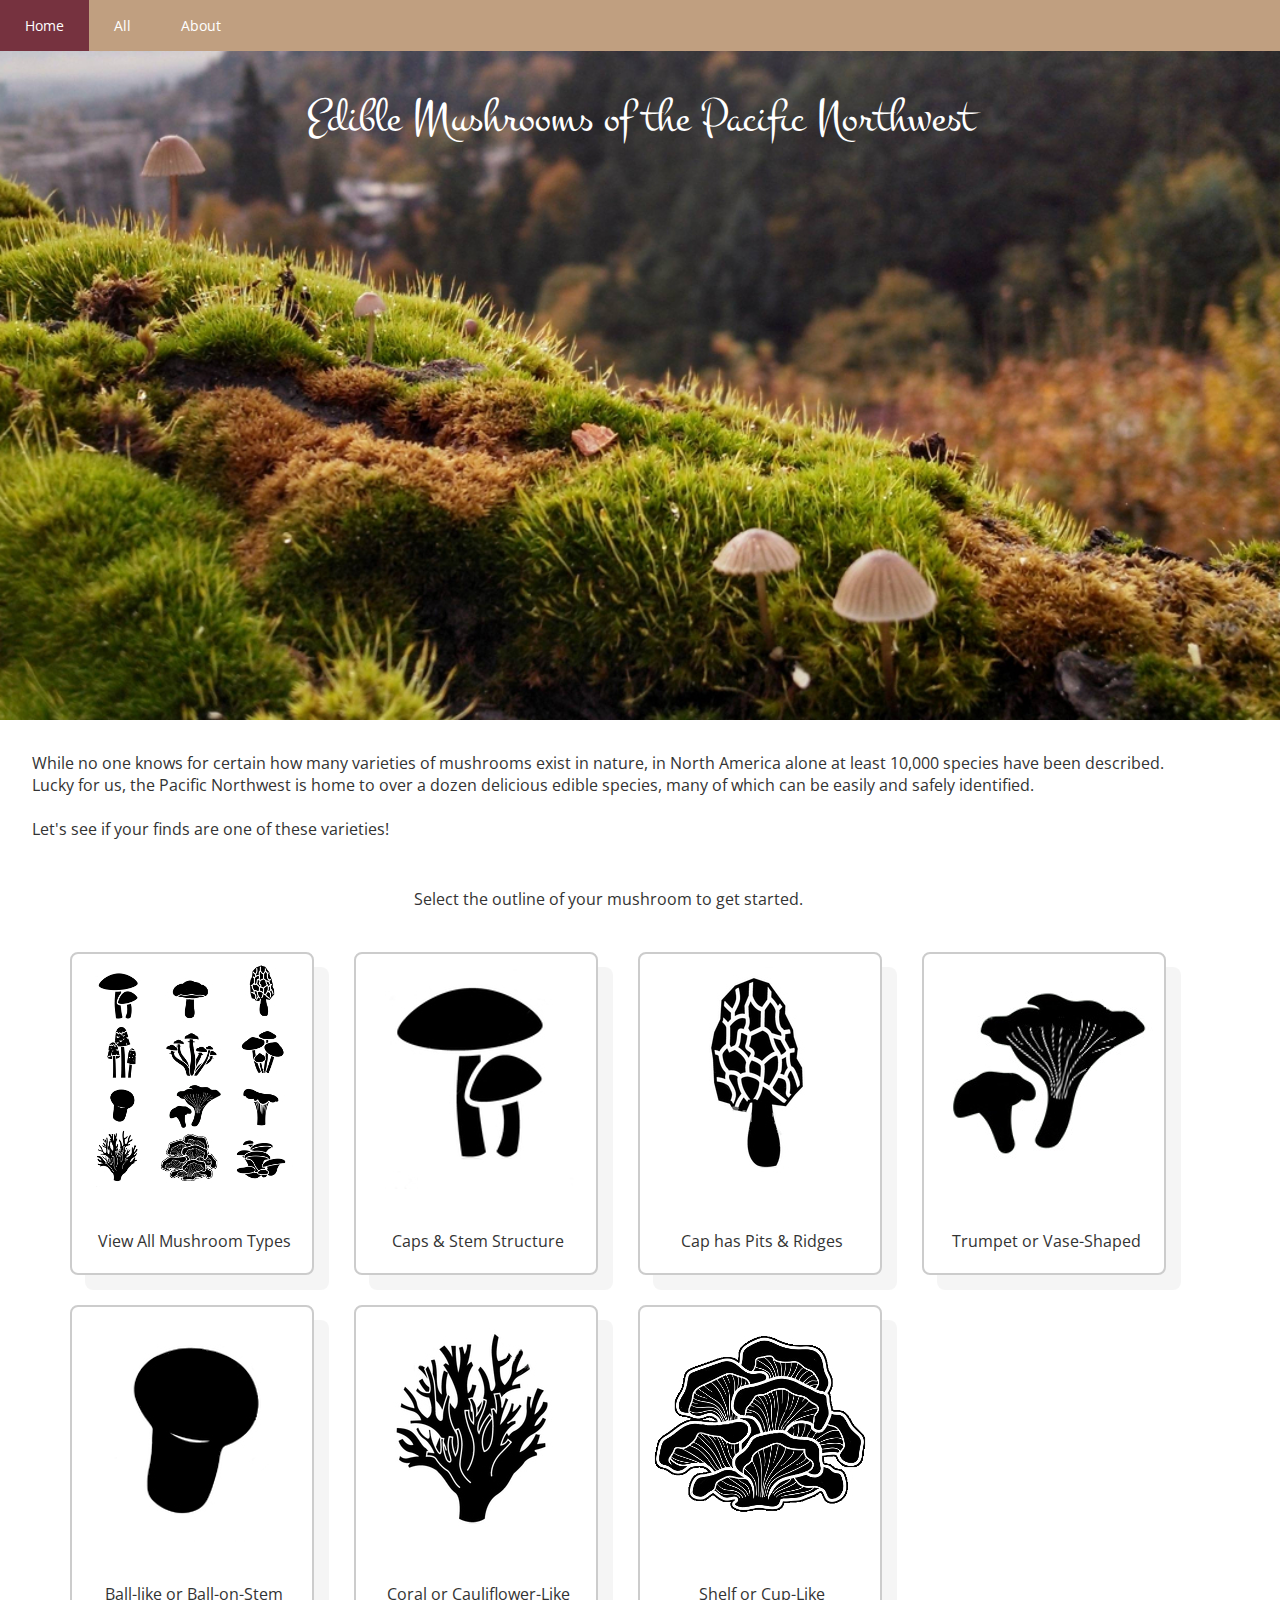
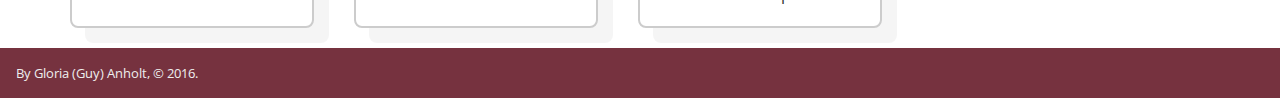
<file: index.html>
<!DOCTYPE html>
<html>
<head>
    <meta charset="utf-8">
    <title>Mushrooms of the Pacific Northwest</title>
    <link type="text/css" rel="stylesheet" href="css/stylesheet.css">
    <link type="text/css" rel="stylesheet" href="https://fonts.googleapis.com/css?family=Open+Sans|Poiret+One|Montez">
</head>

<body>
    <section class="hero">
        <header>
            <!-- Navigation Bar -->
            <ul class="navbar">
                <li><a href="index.html">Home</a></li>
                <li><a href="html/all.html">All</a></li>
                <li><a href="html/about.html">About</a></li>
            </ul>
        </header>

        <h1>Edible Mushrooms of the Pacific Northwest</h1>
    </section>

    <main>
        <div id="body">
        <p>While no one knows for certain how many varieties of mushrooms exist in
            nature, in North America alone at least 10,000 species have been described.
            Lucky for us, the Pacific Northwest is home to over a dozen delicious edible
            species, many of which can be easily and safely identified. <br /><br />
            Let's see if your finds are one of these varieties!</p>
        <p id="instructions" style="text-align:center">Select the outline of your mushroom to get started.</p>
        </div>
        <ul id="mushroom_selector">
            <li class="unselected" id="alltypes">
                <img src="img/alltypes.jpg" alt="Black and white illustration of a collection of mushrooms" width="230"
                     height="230">
                <p>View All Mushroom Types</p>
            </li>
            <li class="remove" id="caps">
                <img src="img/caps.jpg" alt="Black and white illustration wo mushrooms with rounded caps" width="230"
                     height="230">
                <p>Caps & Stem Structure</p>
            </li>
                <li class="remove" id="gills">
                    <img src="img/gills.jpg" alt="Close-up of mushroom gills" width="231" height="230">
                    <p>Underside of Cap is Gilled</p>
                </li>
                    <li class="remove" id="shaggymane">
                        <img src="img/shaggymane.jpg" alt="Four shaggymane mushrooms" width="640" height="480">
                        <p>Shaggy Mane</p>
                    </li>
                <li class="remove" id="pores">
                    <img src="img/pores.jpg" alt="Close-up of mushroom pores" width="230" height="230">
                    <p>Underside of Cap has Pores</p>
                </li>
                    <li class="remove" id="kingbolete">
                        <img src="img/kingbolete.jpg" alt="Close-up of King Bolete mushroom" width="555" height="600">
                        <p>King Bolete</p>
                    </li>
                <li class="remove" id="teeth">
                    <img src="img/teeth.jpg" alt="Close-up of mushroom teeth" width="230" height="230">
                    <p>Underside is Tooth-like</p>
                </li>
                    <li class="remove" id="hedgehog">
                        <img src="img/hedgehog.jpg" alt="Close-up of Hedgehog mushroom" width="640" height="479">
                        <p>Hedgehog Mushroom</p>
                    </li>
            <li class="remove" id="morels">
                <img src="img/morels.jpg" alt="Black and white illustration of a morel mushroom" width="230"
                     height="230">
                <p>Cap has Pits & Ridges</p>
            </li>
                <li class="remove" id="blackmorel">
                    <img src="img/blackmorel.jpg" alt="Close-up of morel, with four more in the background" width="640"
                         height="480">
                    <p>Black Morel</p>
                </li>
            <li class="remove" id="trumpets">
                <img src="img/trumpets.jpg" alt="Black and white illustration of a two trumpet-shaped mushroom"
                     width="230" height="230">
                <p>Trumpet or Vase-Shaped</p>
            </li>
                <li class="remove" id="chanterelle">
                    <img src="img/chanterelle.jpg" alt="Close-up of single golden chanterelle mushroom" width="650"
                         height="531">
                    <p>Golden Chanterelle</p>
                </li>
                <li class="remove" id="bluechanterelle">
                    <img src="img/bluechanterelle.jpg" alt="Close-up of wavy blue chanterelle mushroom" width="640"
                         height="480">
                    <p>Blue Chanterelle</p>
                </li>
                <li class="remove" id="blackchanterelle">
                    <img src="img/blackchanterelle.jpg" alt="Close-up of five picked black chanterelle mushroom"
                         width="650" height="473">
                    <p>Black Chanterelle</p>
                </li>
            <li class="remove" id="puffballs">
                <img src="img/puffballs.jpg" alt="Black and white illustration of a single puffball mushroom"
                     width="230" height="230">
                <p>Ball-like or Ball-on-Stem</p>
            </li>
                <li class="remove" id="commonpuffball">
                    <img src="img/commonpuffball.jpg" alt="Close-up of top spiked-textured of common puffball mushroom"
                         width="640" height="479">
                    <p>Common Puffball</p>
                </li>
            <li class="remove" id="corals">
                <img src="img/corals.jpg" alt="Black and white illustration of a branching coral mushroom" width="230"
                     height="230">
                <p>Coral or Cauliflower-Like</p>
            </li>
                <li class="remove" id="cauliflower">
                    <img src="img/cauliflower.jpg" alt="Close-up of white curving cauliflower mushroom" width="640"
                         height="480">
                    <p>Cauliflower Mushroom</p>
                </li>
            <li class="remove" id="shelves">
                <img src="img/shelves.jpg" alt="Black and white illustration of a eight overlapping shelves mushroom"
                     width="230" height="230">
                <p>Shelf or Cup-Like</p>
            </li>
                <li class="remove" id="chickenofthewoods">
                    <img src="img/chickenofthewoods.jpg" alt="Close-up of yellow and orange chicken of the woods mushrooms on side of a tree"
                         width="640" height="480">
                    <p>Chicken of the Woods</p>
                </li>
                <li class="remove" id="oyster">
                    <img src="img/oyster.jpg" alt="Close-up of white gilled underside of an oyster mushroom growing on a tree"
                         width="640" height="480">
                    <p>Oyster Mushroom</p>
                </li>
        </ul>
    </main>

    <section id="footer">
        <p>By Gloria (Guy) Anholt, &copy 2016.</p>
    </section>

    <script type="text/javascript" src="js/mushroom-list.js"></script>

</body>
</file>
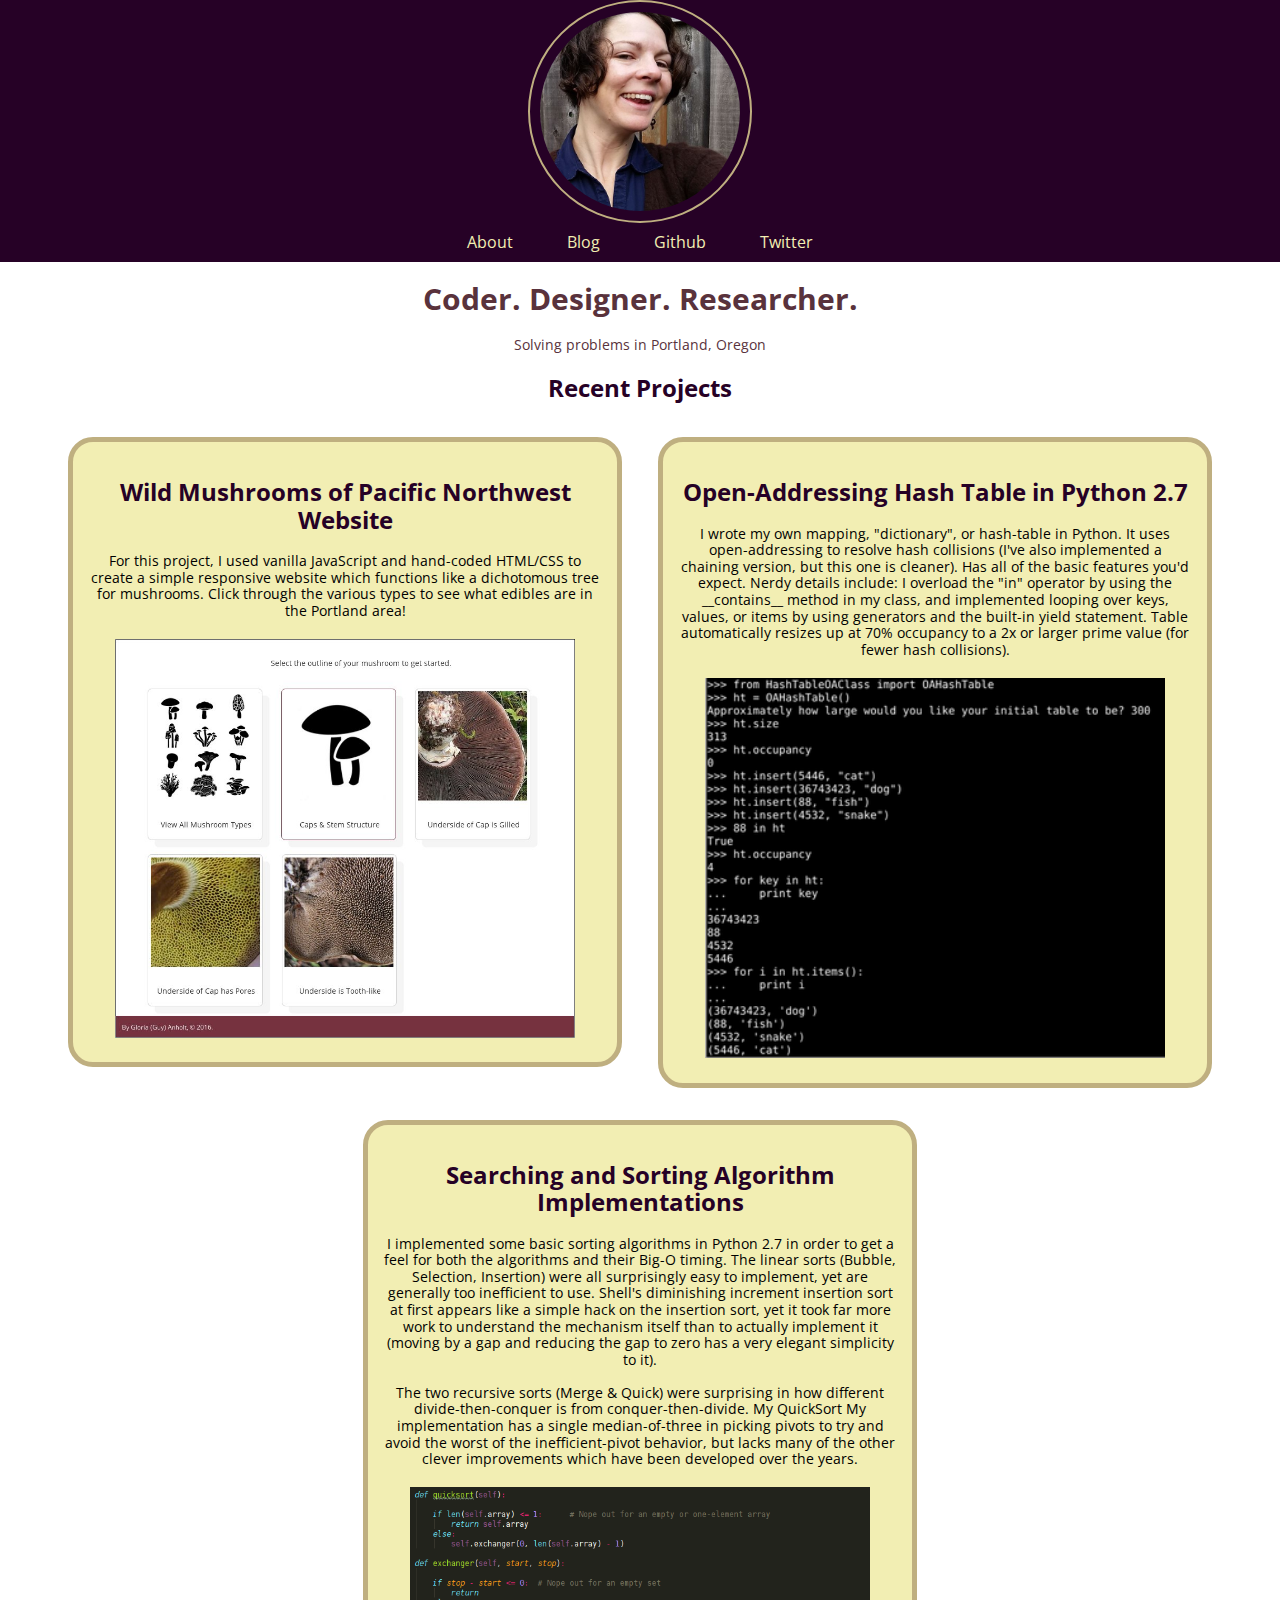
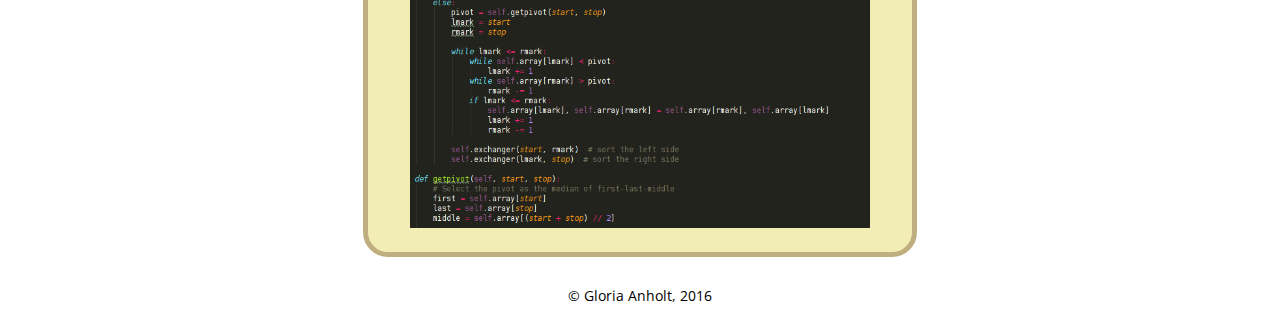
<file: portfolio/index.html>
<!DOCTYPE html>
<html lang="en">
<head>
    <meta charset="UTF-8">
    <meta name="viewport" content="width=device-width, initial-scale=1">
    <title>Gloria Anholts Portfolio</title>
    <link rel="stylesheet" href="vendor/style/normalize.css">
    <link rel="stylesheet" type="text/css" href="http://fonts.googleapis.com/css?family=Open+Sans" />
    <link rel="stylesheet" href="style/base.css">
    <link rel="stylesheet" href="style/layout.css">
</head>
<body>
    <header class="header">
        <img src="img/me-cropped.jpg" alt="Close up of woman's face" width="100" height="100">
        <ul>
            <li><a href="about.html">About</a></li>
            <li><a href="blog.html">Blog</a></li>
            <li><a href="http://github.com/GloriaAnholt" target="_blank" >Github</a></li>
            <li><a href="https://twitter.com/totallygloria" target="_blank" >Twitter</a></li>
        </ul>
    </header>
</body>
    <div class="headline">
        <h1>Coder. Designer. Researcher.</h1>
        <p>Solving problems in Portland, Oregon</p>
    </div>
    <h2>Recent Projects</h2>
    <div class="projects">
        <div>
            <h2>Wild Mushrooms of Pacific Northwest Website</h2>
            <p> For this project, I used vanilla JavaScript and hand-coded HTML/CSS to create
            a simple responsive website which functions like a dichotomous tree for mushrooms.
            Click through the various types to see what edibles are in the Portland area!</p>
            <img src="img/mushrooms.jpg" alt="Screenshot of mushroom selector website in action" width="310" height="auto">
        </div>
        <div>
            <h2>Open-Addressing Hash Table in Python 2.7</h2>
            <p>I wrote my own mapping, "dictionary", or hash-table in Python. It uses open-addressing
            to resolve hash collisions (I've also implemented a chaining version, but this one is cleaner).
            Has all of the basic features you'd expect. Nerdy details include: I overload the "in" operator
                by using the __contains__ method in my class, and implemented looping over keys, values, or
                items by using generators and the built-in yield statement. Table automatically resizes up
                at 70% occupancy to a 2x or larger prime value (for fewer hash collisions).</p>
            <img src="img/hashtable.png" alt="Screenshot of code running in a terminal" width="310" height="auto">
        </div>
        <div>
            <h2>Searching and Sorting Algorithm Implementations</h2>
            <p>I implemented some basic sorting algorithms in Python 2.7 in order to get a feel for both
                the algorithms and their Big-O timing. The linear sorts (Bubble, Selection, Insertion) were
                all surprisingly easy to implement, yet are generally too inefficient to use. Shell's
                diminishing increment insertion sort at first appears like a simple hack on the insertion
                sort, yet it took far more work to understand the mechanism itself than to actually implement
                it (moving by a gap and reducing the gap to zero has a very elegant simplicity to it).
                <br /><br />
                The two recursive sorts (Merge & Quick) were surprising in how different divide-then-conquer
                is from conquer-then-divide. My QuickSort My implementation has a single median-of-three in
                picking pivots to try and avoid the worst of the inefficient-pivot behavior, but lacks many
                of the other clever improvements which have been developed over the years.</p>
            <img src="img/quicksort_orig.png" alt="Screenshot of QuickSort code in an IDE" width="310" height="auto">
        </div>
    </div>

<footer>
    <p>&copy; Gloria Anholt, 2016</p>
</footer>
</file>
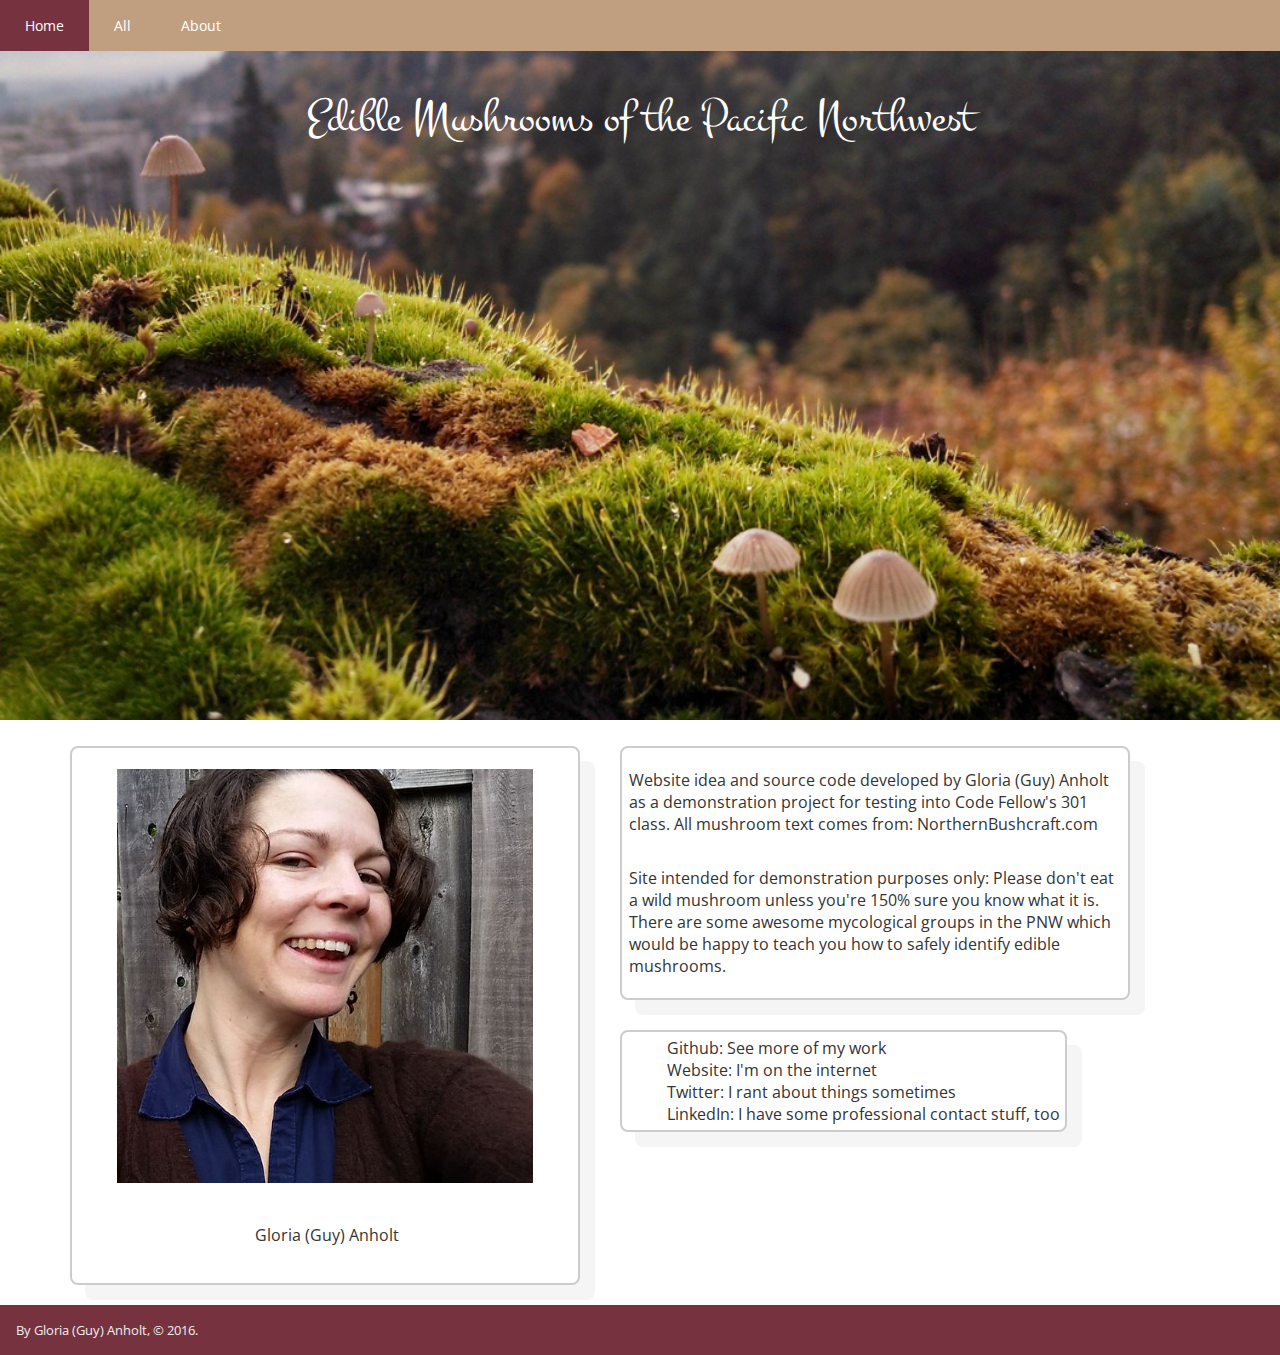
<file: html/about.html>
<!DOCTYPE html>
<html>
<head>
    <meta charset="utf-8">
    <title>Mushrooms of the Pacific Northwest</title>
    <link type="text/css" rel="stylesheet" href="../css/stylesheet.css">
    <link type="text/css" rel="stylesheet" href="https://fonts.googleapis.com/css?family=Open+Sans|Poiret+One|Montez">
</head>

<body>
    <section class="hero">
        <header>
            <!-- Navigation Bar -->
            <ul class="navbar">
                <li><a href="../index.html">Home</a></li>
                <li><a href="all.html">All</a></li>
                <li><a href="about.html">About</a></li>
            </ul>
        </header>

        <h1>Edible Mushrooms of the Pacific Northwest</h1>
    </section>

    <main>
        <div id="body">
            <ul>
                <li class="unselected" style="float:left;width:40%;">
                    <figure>
                        <img src="../img/me.jpg" alt="Gloria Guy Anholt" style="width:100%;" >
                        <figcaption><p>Gloria (Guy) Anholt</p></figcaption>
                    </figure>
                </li>
                <li class="unselected" style="float:left;width:40%;"><p style="text-align: left;"> Website idea and source code developed by Gloria (Guy) Anholt as a demonstration
                    project for testing into Code Fellow's 301 class. All mushroom text comes from:
                    <a href="http://northernbushcraft.com/" style="font-size: 100%;">NorthernBushcraft.com</a></p>
                    <p style="text-align: left;"> Site intended for demonstration purposes only: Please don't eat a wild mushroom
                        unless you're 150% sure you know what it is. There are some awesome mycological
                        groups in the PNW which would be happy to teach you how to safely identify edible
                        mushrooms. </p></li>
                <li class="unselected">
                    <ul>
                        <li><a href="https://github.com/GloriaAnholt" style="font-size: 100%;">Github:  See more of my work</a></li>
                        <li><a href="http://www.GloriaAnholt.com" style="font-size: 100%;">Website:  I'm on the internet</a></li>
                        <li><a href="https://twitter.com/totallygloria" style="font-size: 100%;">Twitter:  I rant about things sometimes</a></li>
                        <li><a href="https://Linkedin.com/in/GloriaAnholt" style="font-size: 100%;">LinkedIn:  I have some professional contact stuff, too</a></li>
                    </ul>
                </li>
            </ul>
        </div>
    </main>

    <section id="footer">
        <p>By Gloria (Guy) Anholt, &copy 2016.</p>
    </section>

</body>
</file>
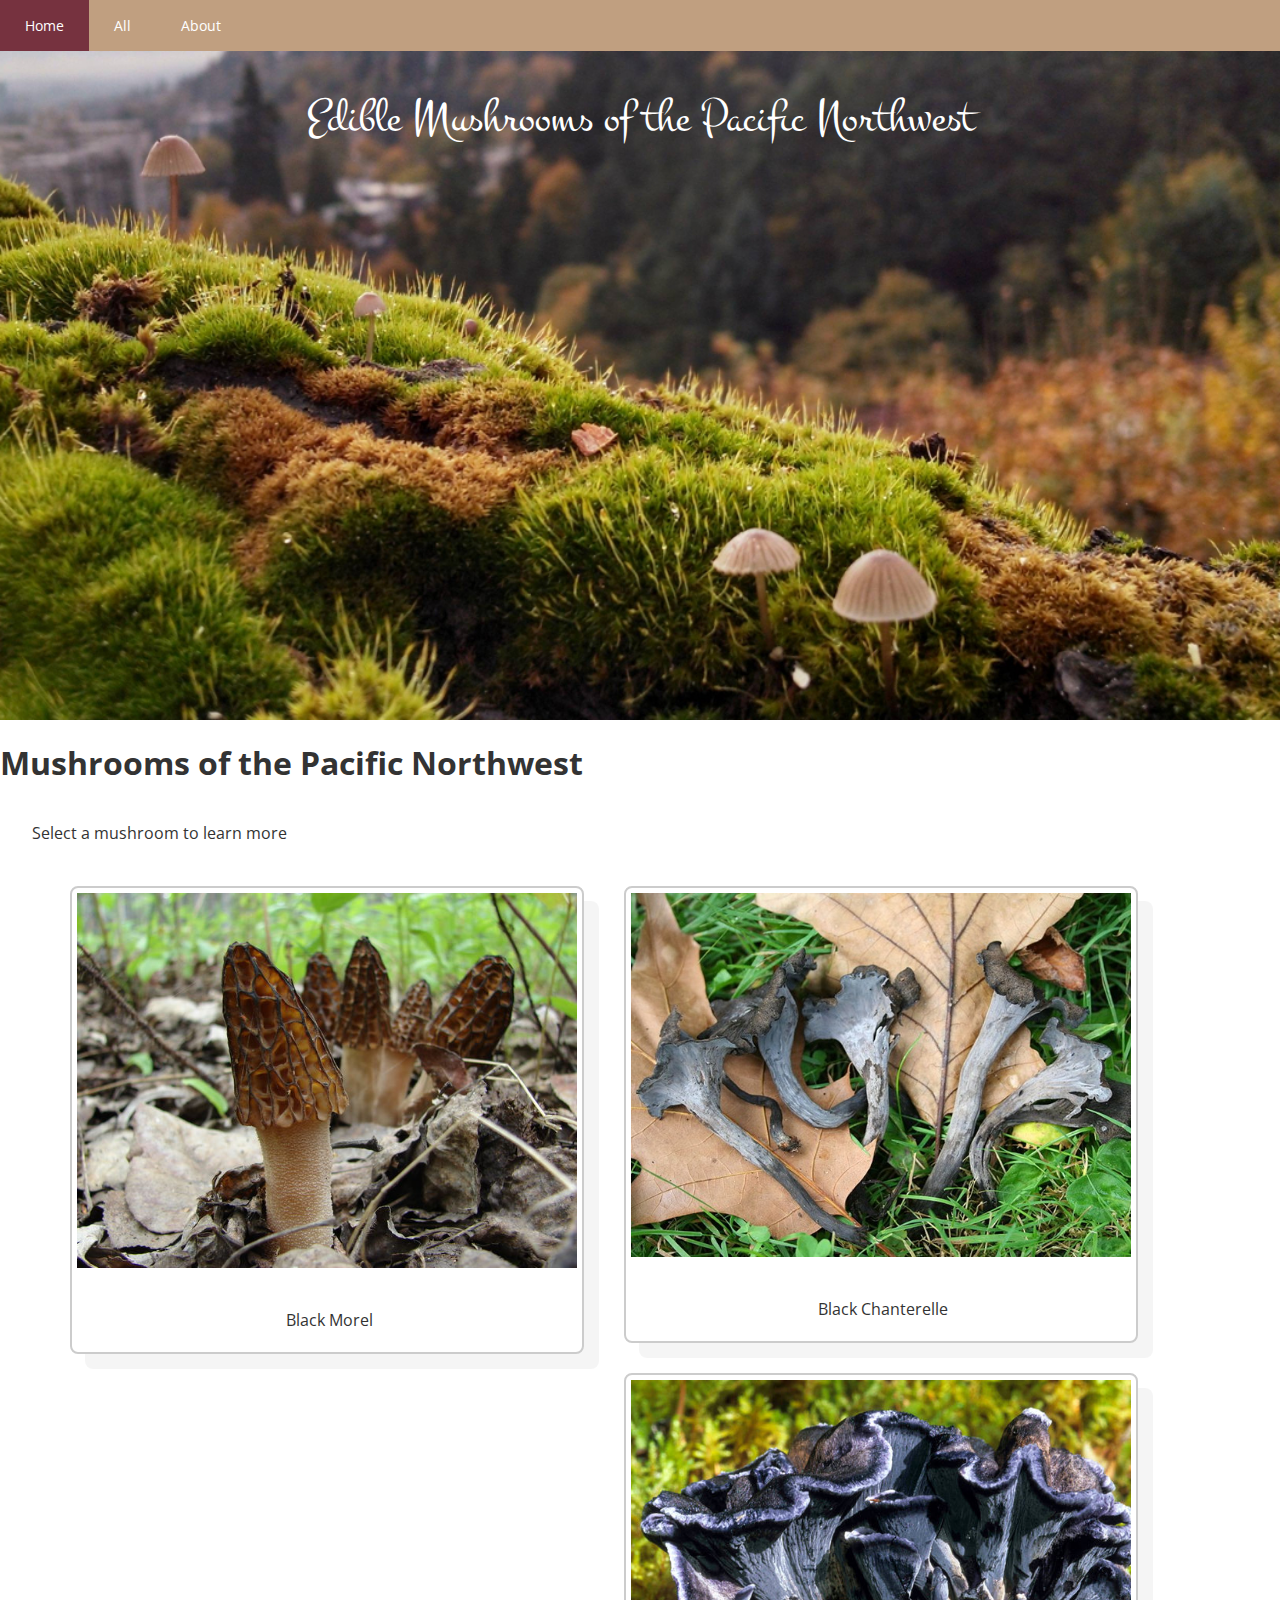
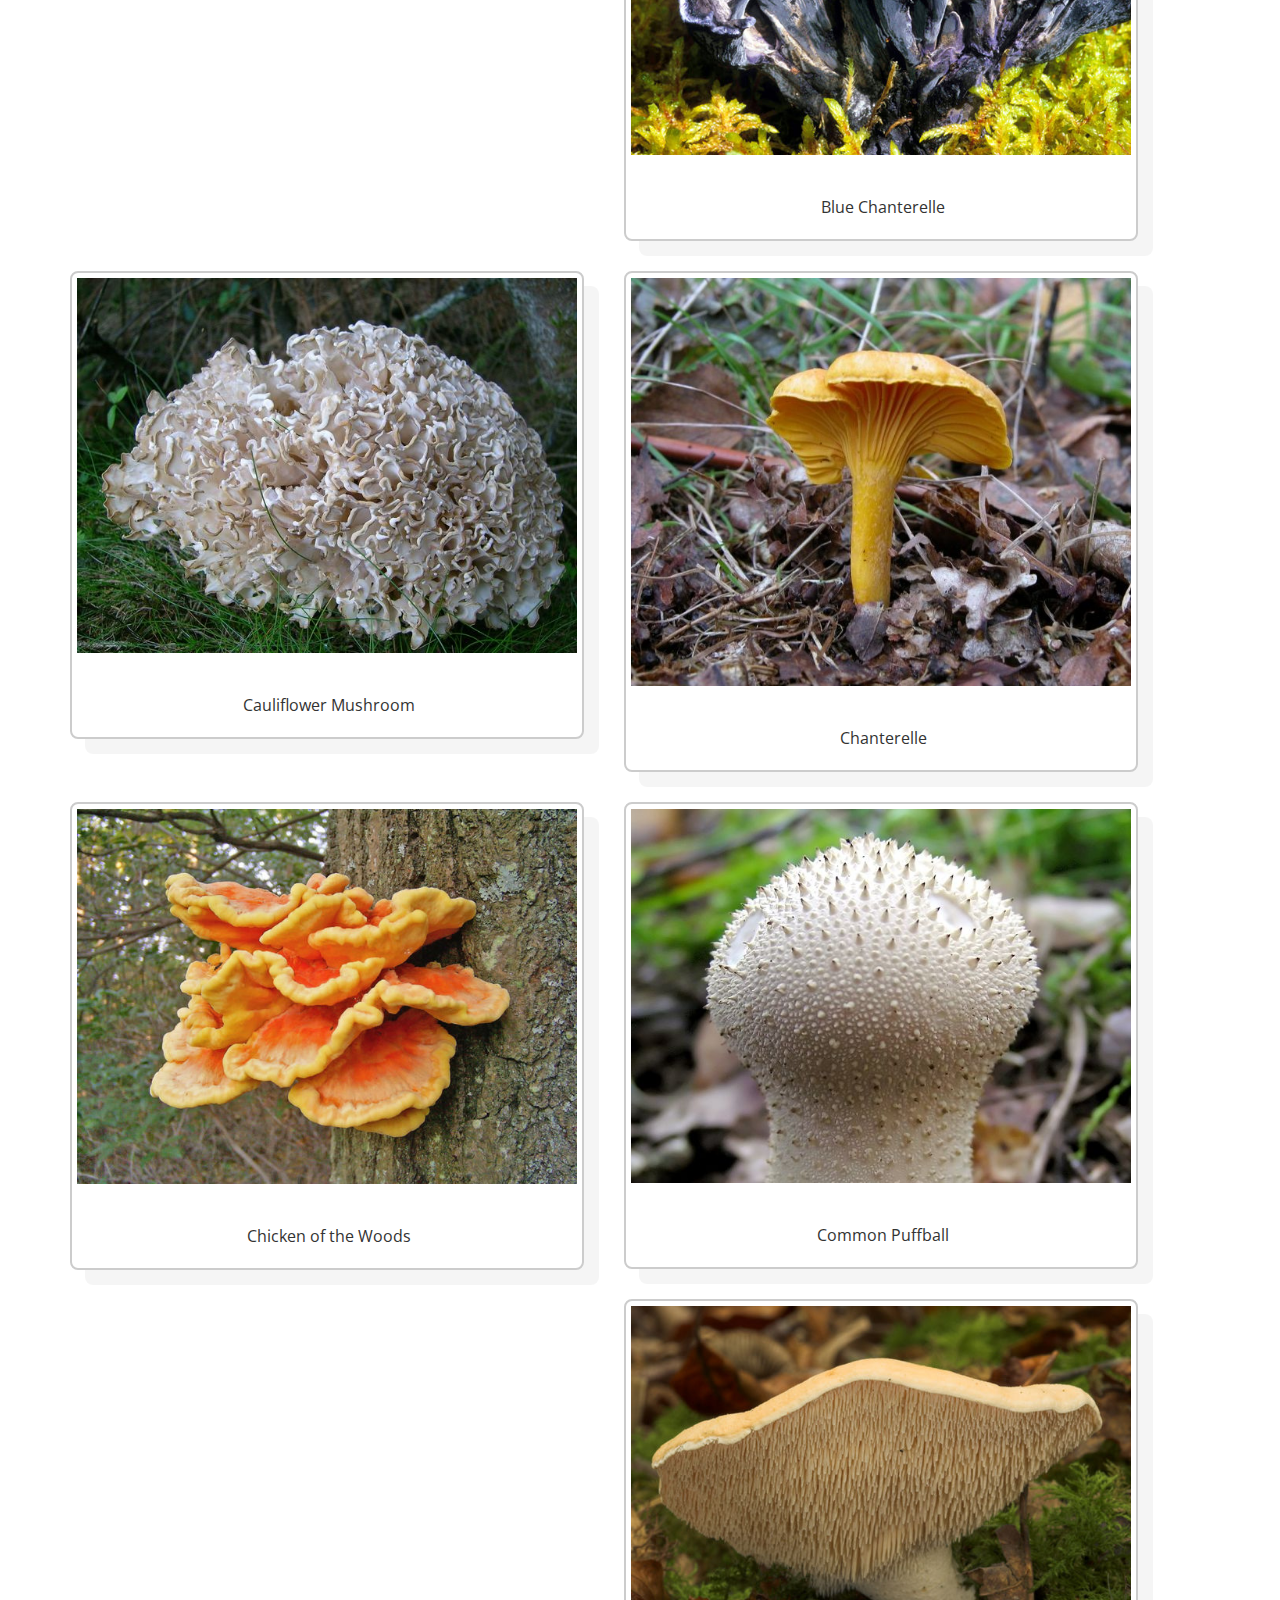
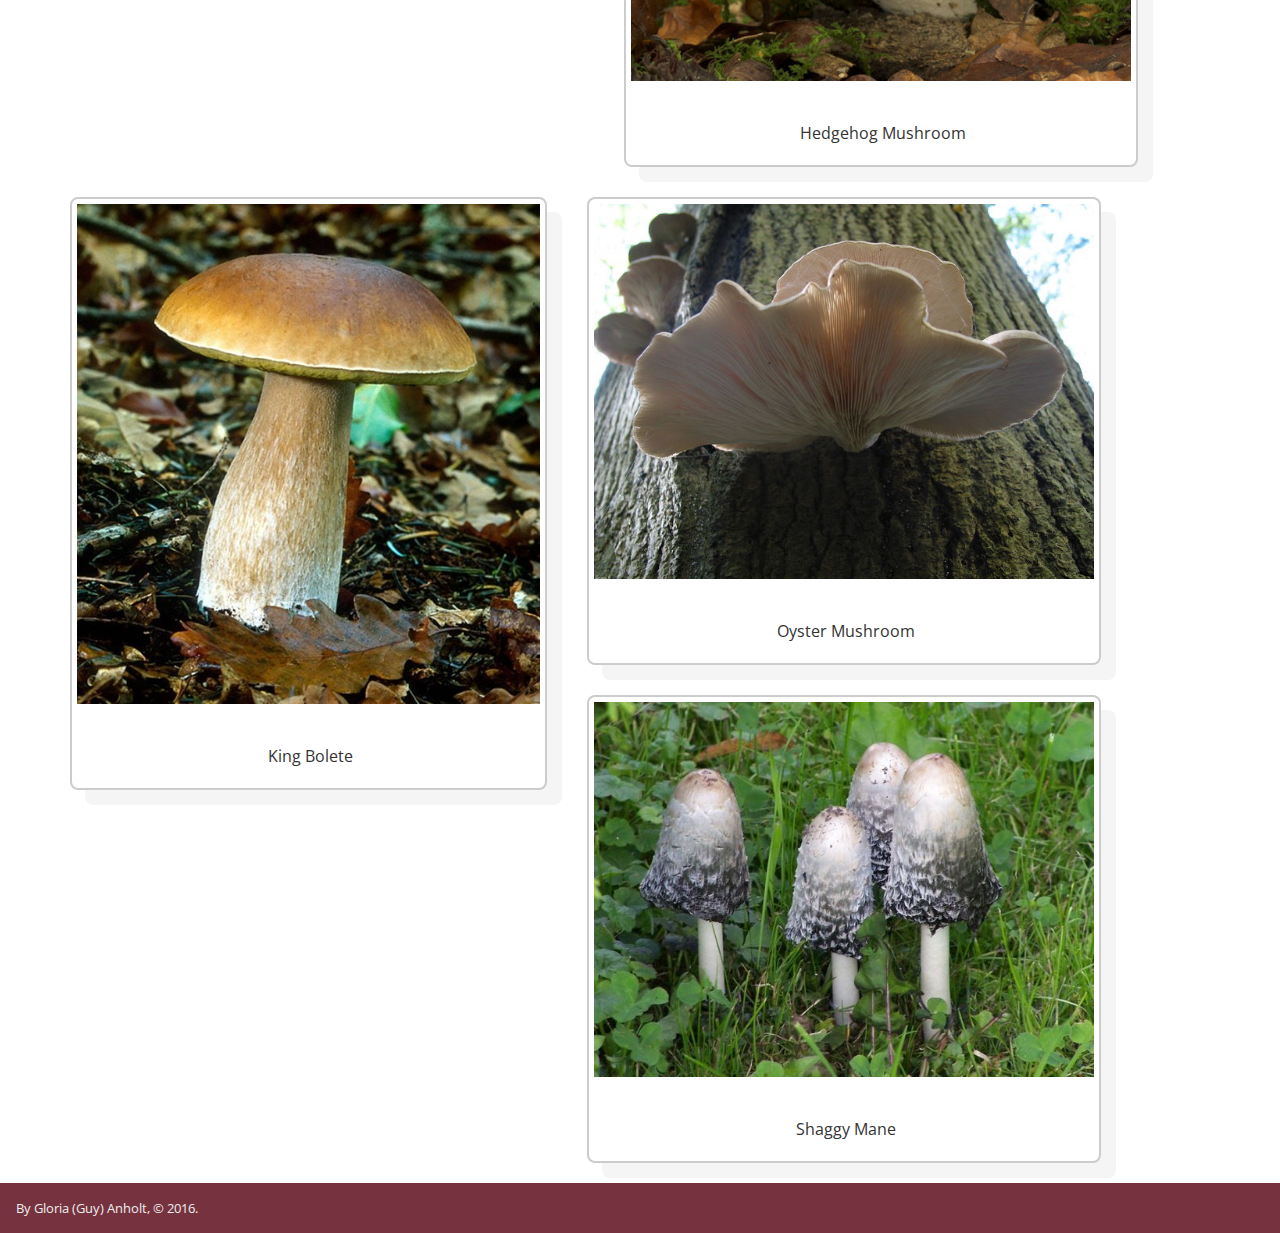
<file: html/all.html>
<!DOCTYPE html>
<html>
<head>
  <meta charset="utf-8">
  <title>Mushrooms of the Pacific Northwest</title>
  <link type="text/css" rel="stylesheet" href="../css/stylesheet.css">
    <link type="text/css" rel="stylesheet" href="https://fonts.googleapis.com/css?family=Open+Sans|Poiret+One|Montez">
</head>

<body>
    <section class="hero">
        <div id="header">
            <!-- Navigation Bar -->
            <ul class="navbar">
                <li><a href="../index.html">Home</a></li>
                <li><a href="all.html">All</a></li>
                <li><a href="about.html">About</a></li>
            </ul>
        </div>

        <h1>Edible Mushrooms of the Pacific Northwest</h1>
    </section>

    <main>
        <h1>Mushrooms of the Pacific Northwest</h1>
        <p id="viewall">Select a mushroom to learn more</p>


        <section id="photos">
            <ul id="all_mushrooms">
                <li id="blackmorel" class="unselected" alt="blackmorel"><img src="../img/blackmorel.jpg"><p>Black Morel</p></li>
                <li class="remove" id="add_blackmorel"><img src="../img/blackmorel_2.jpg"></li>
                <li class="remove" id="exp_blackmorel"><h3>Black Morel</h3><p>The cap up to 8cm wide, hollow inside with
                    characteristic honeycomb surface consisting of black/brown ridges and dark brown pits, darkening
                    with age. Stem is white, smooth, irregular and hollow. Bottom of cap does not hang loose but is
                    joined to the stem. Grows single or numerous on the ground, usually near conifers. Appears in early
                    spring. Mild pleasant taste and odor; cook before eating. Tip: morels are variable shape, size and
                    color (white/gray/yellow/brown/black), but are characterized by their distinctively shaped caps that
                    do not hang loose and their hollowness; all morels are prized edibles. Warning: may be poisonous if
                    consumed with alcohol. Warning: do not confuse with a False morel, which is not hollow inside and
                    has a cap attached at the top of the stalk rather than a continuous hollow chamber.</p></li>

                <li id="blackchanterelle" class="unselected" alt="blackchanterelle"><img src="../img/blackchanterelle.jpg"><p>Black Chanterelle</p></li>
                <li class="remove" id="add_blackchanterelle"><img src="../img/blackchanterelle_2.jpg"></li>
                <li class="remove" id="exp_blackchanterelle"><h3>Black Chanterelle</h3><p>Also known as the Horn of
                    Plenty or Black Trumpet. The cap is up to 8cm wide, with a hollow tube-like depresson, dark brown or
                    soot-grey/black. In older specimens the cap margins are wavy/split, otherwise they are rolled out.
                    Fruiting body is funnel-shaped with smooth-looking but slightly wrinkled outer surface that is
                    smokey grey with a lilac tint, and extends almost to the base. Stem is very short, hollow, brown.
                    Grows on the ground grouped together under conifer/hardwood stands. Appears in the early summer and
                    fall. Has a mild/pleasant taste and odor; cook before eating. An edible look-alike is Craterellus
                    fallax, which is practically identical but has an orange spore print rather than whitish.</p></li>

                <li id="bluechanterelle" class="unselected" alt="bluechanterelle"><img src="../img/bluechanterelle.jpg"><p>Blue Chanterelle</p></li>
                <li class="remove" id="add_bluechanterelle"><img src="../img/bluechanterelle_2.jpg"></li>
                <li class="remove" id="exp_bluechanterelle"><h3>Blue Chanterelle</h3><p>The caps are up to 10cm wide,
                    flat, smooth, dark purple to blue/black with incurved edges. Fruiting body is funnel-shaped. Outside
                    of the mushroom is pale violet with small ridges running down almost to the base. Flesh is thick,
                    soft, blue to black. Stems are fused together. Appears in sumer and fall. Grows in large, dense
                    clusters under conifers such as spruce and fir. Taste is mild and pleasant, with an indistinct odor;
                    cook before eating.</p></li>

                <li id="cauliflower" class="unselected" alt="cauliflower"><img src="../img/cauliflower.jpg"><p>Cauliflower Mushroom</p></li>
                <li class="remove" id="add_cauliflower"><img src="../img/cauliflower_2.jpg"></li>
                <li class="remove" id="exp_cauliflower"><h3>Cauliflower Mushroom</h3><p>The fruiting body is up to 30cm
                    wide, white or yellow/brown tinted, shaped like a cauliflower head with a spongy, curly rosette
                    exterior. Has no visible stem, gills, tubes, pores or spines. Flesh is white, firm, with many
                    branches arising from a hidden central stalk. Appears in the late summer and fall. Grows singly or
                    in small groups on the ground at or near the base of conifers. Has a mild, pleasant taste and
                    indistinct odor; cook thoroughly before eating, younger specimens are preferred. An edible look-alike
                    is Sparassis spathulata, which is similar in appearance but has multiple anchor points to the ground.</p></li>

                <li id="chanterelle" class="unselected" alt="chanterelle"><img src="../img/chanterelle.jpg"><p>Chanterelle</p></li>
                <li class="remove" id="add_chanterelle"><img src="../img/chanterelle_2.jpg"></li>
                <li class="remove" id="exp_chanterelle"><h3>Golden Chanterelle</h3><p>The cap is up to 15cm wide,
                    depressed in the center, smooth, dry, uniform egg-yolk yellow. Mature specimen is funnel shaped,
                    immature specimens should be avoided. Forking ridges (rib-like folds) are present rather than gills;
                    they descend onto the stem. Flesh is firm, yellowish, does does not change color when bruised. Stem
                    is solid, orange tinted, tapering slightly to the base. Grows solitary or in groups on the ground,
                    but not clustered at base of trees, and never on wood. Appears in the summer and fall. Has a pleasant,
                    mild taste and mild, fruity odor; cook before eating. An edible look-alike is the Smooth chanterelle
                    (Cantharallus lateritis), which is similar in appearance but grows under oaks, has a pinkish hue and
                    reduced ridges. Warning: do not confuse with the poisonous False Chantarelle (Hygrophoropsis
                    aurantiaca), has gills rather than ridges, often grown on decaying wood, tastes foul and causes
                    stomach upset. Warning: do not confuse with the poisonous Jack-O'Lantern Fungus (Omphalotus illudens),
                    which grows in large clusters on roots, stumps, or at the base of trees and has an unpleasantly
                    sweet odor.</p></li>

                <li id="chickenofthewoods" class="unselected" alt="chicken"><img src="../img/chickenofthewoods.jpg" ><p>Chicken of the Woods</p></li>
                <li class="remove" id="add_chickenofthewoods"><img src="../img/chickenofthewoods_2.jpg"></li>
                <li class="remove" id="exp_chickenofthewoods"><h3>Chicken of the Woods</h3><p>The fruiting bodies are up
                    to 20cm wide, shelf-like, rubbery, sulphur yellow to orange, sometimes with bright orange tips.
                    Older specimens become pale and brittle, chalk-like. Flesh is white to yellow tinted, firm, softer
                    towards the edges. Underside is characteristically white to bright yellow, with tiny pores instead
                    of gills. Has no stem. Grows in overlapping groups on logs, stumps, or wounds of trees. Appears in
                    spring, summer, and fall. Has a mild taste and odor; cook before eating. Tip: harvest the soft outer
                    margin of the younger specimens to avoid bitterness. An inedible (but not poisonous) look-alike is
                    Pycnoporus cinnabarinus, which is corky/rigid rather than rubbery, and orange/red on the top and
                    underside, rather than bright yellow on the underside. an inedible (but not poisonous) look-alike is
                    Hapalopilus nidulans, which is cinnamon brown/orange on the top and the underside, rather than b
                    right yellow on the underside. Warning: can cause allergic reaction in some people due to toxins
                    absorbed from the tree; begin by sampling small amounts.</p></li>

                <li id="commonpuffball" class="unselected" alt="commonpuffball"><img src="../img/commonpuffball.jpg" ><p>Common Puffball</p></li>
                <li class="remove" id="add_commonpuffball"><img src="../img/commonpuffball_2.jpg"></li>
                <li class="remove" id="exp_commonpuffball"><h3>Common Puffball</h3><p>The fruiting body is up to 6cm
                    wide, pear-shaped, white to dull white, with small conical spines that break off but leave a network
                    of spots behind. Flesh must be firm and all-white. Flesh must be undifferentiated with no trace of
                    gills, no thick rind and no outline of mushroom visible in cross section. appears in the summer and
                    fall. Has a mild taste with no odor; cook before eating. A non-poisonous look-alike is Lycoperdon
                    foetidum, which is similar in appearance but are brown/greyish-beige rather than white and has an
                    unpleasant odor. Grows singly, in groups or clumped together on forest beds under conifers and
                    hardwoods. A look-alike with unknown edibility is Lycoperdon umbrinum, which is similar in appearance
                    but are brown/tan rather than white. Warning: do not confuse with young specimens of the deadly
                    Destroying Angel or other poisonous white mushrooms, which have no spines and have faint
                    differentiation inside rather than being solid white.</p></li>

                <li id="hedgehog" class="unselected" alt="hedgehog"><img src="../img/hedgehog.jpg" ><p>Hedgehog Mushroom</p></li>
                <li class="remove" id="add_hedgehog"><img src="../img/hedgehog_2.jpg"></li>
                <li class="remove" id="exp_hedgehog"><h3>Hedgehog Mushroom</h3><p>The cap is up to 10cm wide, convex,
                    smooth, dry, wavy at the edges, light brown with an orange tint. Underside has distinctive spines
                    that are cream-colored. Flesh is white when cut, coloring unevenly to yellow-brown. Stem is solid,
                    white, possibly enlarging slightly towards the base. Grows solitary or numerous on the ground in
                    areas with conifers and hardwoods. Appears in the summer and fall. Has a pleasant taste with no odor;
                    cook before eating. An edible look-alike is Hydnum umbilicatum, which is similar in appearance but
                    smaller and with a darker cap, growing in bogs and swamps. An inedible (but not poisonous) look-alike
                    is Bankera fuligineo-alba, which is similar in appearance but instead of a smooth cap has one with
                    embedded pine needles and organic debris.</p></li>

                <li id="kingbolete" class="unselected" alt="kingbolete"><img src="../img/kingbolete.jpg" ><p>King Bolete</p></li>
                <li class="remove" id="add_kingbolete"><img src="../img/kingbolete_2.jpg"></li>
                <li class="remove" id="exp_kingbolete"><h3>King Bolete</h3><p>Cap is up to 35cm wide, convex, reddish to
                    yellowish brown, smooth but often uneven. Underside of cap consists of pores, off-white to olive in
                    age, with no pink tinge.  Flesh is white; flesh and pores unchanging when bruised. Stem is white or
                    tinted yellow/brown with a characteristic fine, white network extending down from the top of the
                    stem, variable in shape. Partial veil absent. Grows singly or as many in conifer and hardwood stands.
                    Appears in spring, summer and fall. Has a mild and pleasant taste with no odor; cook before eating.
                    Tip: boletes are mushrooms that grow on the ground and have a sponge-like surface on the underside
                    of the cap - tiny pores, rather than gills. There are no deadly-poisonous boletes, though some
                    varieties can cause nausea/vomiting. An unknown bolete is safe if it does not bruise blue after
                    being cut, is not red on the underside of the cap, and does not taste foul. Small amounts should be
                    consumed when testing an unfamiliar bolete.</p></li>

                <li id="oyster" class="unselected" alt="oyster"><img src="../img/oyster.jpg"><p>Oyster Mushroom</p></li>
                <li class="remove" id="add_oyster"><img src="../img/oyster_2.jpg"></li>
                <li class="remove" id="exp_oyster"><h3>Oyster Mushroom</h3><p>The cap up to 8cm wide, fanlike convex
                    shape, smooth, moist, cream to light brown. Flesh is off-white, firm. Stem usually not present,
                    otherwise white, dry, with white hairs at base. Usually grows in large overlapping custers, on trees,
                    logs and stumps of hardwoods and conifers, never on the ground. Appears in spring and fall. Has a
                    mild, pleasant taste and fragrant fruity odor; cook before eating. Tip: the oyster mushroom has
                    several look-alikes that are indistinguishable in the field, all are edible as long as they grow on
                    trees (avoid those growing on dead wood/logs/stumps). A potentially poisonous look-alike is the
                    Angel wings mushroom (Pleurocybella porrigens), which is similar in appearance but is white rather
                    than cream, has thinner flesh, no odor, and grows on dead wood (logs/stumps) rather than trees.</p></li>

                <li id="shaggymane" class="unselected" alt="shaggymane"><img src="../img/shaggymane.jpg" ><p>Shaggy Mane</p></li>
                <li class="remove" id="add_shaggymane"><img src="../img/shaggymane_2.jpg"></li>
                <li class="remove" id="exp_shaggymane"><h3>Shaggymane Mushroom</h3><p>Cap is up to 15cm wide, narrow,
                    cylidrical, white, and covered in thin, shaggy red/brown scales. Older specimens have a cap that is
                    bell-shaped. Flesh is white, soft. Gills are narrowly attached to the stem and white/grey when young.
                    The flesh and gills of older specimens liquefies into a black inky mass. Partial veil leaves an
                    inferior, possibly moveable ring on the white stem. Shaggy manes grows scattered or grouped together
                    in grassy areas covering decomposing wood. They appear in the early spring and late fall. Has a
                    pleasant taste with no odor; cook before eating. An edible look-alike is Coprinus sterquilinus,
                    which similar in appearance but smaller, with fewer scales and growing on dung. Tip: collect younger
                    specimens and/or remove blackening areas which have a more bitter taste. Tip: cooking with water
                    shortly after collecting helps to prevent the dish from turning into a black inky mess.</p></li>
            </ul>
        </section>

        <section id="footer">
            <p>By Gloria (Guy) Anholt, &copy 2016.</p>
        </section>
    </main>
    <script type="text/javascript" src="../js/mushroom-all.js"></script>
</body>
</file>
<file: css/stylesheet.css>
/* General All-selectors formatting */

html {
    font-family: 'Open Sans', Verdana, sans-serif;
    font-size: 100%;
    color: #333;
}

body {
    margin: 0 !important;
    padding: 0 !important;
}

a {
    text-decoration: none;
    font-family: 'Open Sans', Verdana, sans-serif;
    font-size: 90%;
    color: #333;
}

p {
    padding: 1em 2em 1em 2em;
    width: 90%;
}

img {
    max-width: 500px;
    max-height: 500px;
}

ul {
    list-style-type: none;
}


.remove {
    display: none;
}

.hidden {
    visibility: hidden
}

.unselected {
    display: inline-block;
    background-color: #fff;
	float: left;
	padding: 5px;
	border: 2px solid #CCC;
	border-radius: 8px;
	box-shadow: rgba(0,0,0,0.04) 15px 15px;
	margin: 10px 10px 20px 30px;
    /* Opacity tricks */
    -webkit-transition: opacity 800ms ease;
    -moz-transition: opacity 800ms ease;
    -o-transition: opacity 800ms ease;
    transition: opacity 800ms ease;
}


/* "Hero" header formatting */

.hero {
    background: url('../img/background_1440.jpg') no-repeat center center;
    height: 80vh;
    background-origin: content-box;
    -webkit-background-size: cover;
    -moz-background-size: cover;
    -o-background-size: cover;
}

.hero h1 {
    font-family: 'Montez', sans-serif;
    font-size: 3rem;
    font-weight: 400;
    line-height: 1.5em;
    color: #fff;
    text-align: center;
    }

/*
@media only screen and (max-width: 320px) {
    #image {
        background-image: url(img/background_320.jpg);
        }
} */


/*  Navigation Bar Specific Formatting  */

ul.navbar {
    margin: 0;
    padding: 0;
    overflow: hidden;
    width: 100%;
    background-color: #C09F80;
    list-style-type: none;
    font-family: 'Open Sans', sans-serif;
}

ul.navbar li {
    float: left;
    font-family: Verdana, sans-serif;
}

ul.navbar li a {
    display: inline-block;
    color: white;
    text-align: center;
    padding: 16px 25px;
}

ul.navbar li a:hover {
    background-color: #76323F;
}

ul.navbar li a:hover:not(.active) {
    background-color: #76323F;
}

ul.navbar li a.active {
    background-color:#4CAF50;
}


/* Radio button formatting */

li.unselected {
    background-color: #fff;
	float: left;
	padding: 5px;
	border: 2px solid #CCC;
	border-radius: 8px;
	box-shadow: rgba(0,0,0,0.04) 15px 15px;
	margin: 10px 10px 20px 30px;
    /* Opacity tricks */
    -webkit-transition: opacity 800ms ease;
    -moz-transition: opacity 800ms ease;
    -o-transition: opacity 800ms ease;
    transition: opacity 800ms ease;
}

li.active {
    background-color: #fff;
	float: left;
	padding: 5px;
	border: 2px solid #76323F;
	border-radius: 8px;
	box-shadow: rgba(0,0,0,0.4) 15px 15px;
	margin: 10px 10px 20px 30px;
}

li.selected {
    background-color: #fff;
	float: left;
	padding: 5px;
	border: 2px solid #76323F;
	border-radius: 8px;
	box-shadow: rgba(0,0,0,0.04) 15px 15px;
	margin: 10px 10px 20px 30px;
}

li img   {
    float: top;
    margin-bottom: 20px;
}

li p   {
    margin: 0 -10px 0 -30px;
    width: 100%;
    text-align: center;
}


/*  Footer Specific Formatting  */

#footer {
	clear: both;
	height: 50px;
	background-color: #76323F;
	color: #eee;
	margin: 100px 0 0 0 !important;
    padding: 0 !important;
}

#footer p {
    padding: 1rem;
    font-size: 80%;
}
</file>
<file: portfolio/style/base.css>
/* Ordered lists should have dots. Ever. */
ul {
    list-style-type: none;
}

/* Body styling */
body {
    font-family: "Open Sans", sans-serif;
    text-align: center;
}

h1 {
    font-size: 1.5em;
}

h2 {
    color: #260126;
    font-size: 1.2em;
}

p {
    font-size: .9em;
}

/* Link Styles */
a, a:link, a:active {
    text-decoration: none;
}


/* Media Query Stuff */
@media only screen and (min-width: 450px) {

    .header ul li {
        display: inline-block;
        padding: 10px;
        text-align: center;
    }

    h1 {
        font-size: 1.7em;
    }

    h2 {
        color: #260126;
        font-size: 1.3em;
    }
}

/* Goal is to have this display two columns */
@media only screen and (min-width: 640px) {

    .header ul li {
        display: inline-block;
        padding: 10px 25px 10px 25px;
        text-align: center;
    }

    h1 {
        font-size: 1.9em;
    }

    h2 {
        color: #260126;
        font-size: 1.5em;
    }

    .projects {
        width: 100%;
        text-align: center;
    }

    .projects div {
        width: 80%;
        margin: 0 auto;
        display: inline-block;
    }

}

/* Goal is to have this display two+ columns */
@media only screen and (min-width: 900px) {

    .header ul li {
        display: inline-block;
        padding: 10px 25px 10px 25px;
        text-align: center;
    }

    .header img {
        width: 200px;
        height: auto;
        border-radius: 5px;
    }

    h1 {
        font-size: 1.9em;
    }

    h2 {
        color: #260126;
        font-size: 1.5em;
    }

    .projects {
        width: 100%;
        text-align: center;
    }

    .projects div {
        width: 40%;
        margin: 0 auto;
        display: inline-block;
        vertical-align: top;
    }

}
</file>
<file: portfolio/style/layout.css>
/* Notes:
Color palette comes from Adobe: https://color.adobe.com/Vintage-Romantic-color-theme-2646522/
Used the break-point design style presented in the TreeHouse Responsive Layouts video
*/


/* Header Styling */
.header {
    background-color: #260126;
    width: 100%;
    height: 10%;
    text-align: center;
}

.header img {
    display: block;
    margin: auto;
    padding: 10px;
    border: 2px solid #BFAF80;
    border-radius: 50%;
}

.header a {
    color: #F2EEB3;
    text-decoration: none;
}

.header ul {
    margin: 0 !important;
    padding: 0 !important;
}

.header li {
    display: block;
    padding: 10px;
    text-align: center;
}

.header li:hover {
    background-color: #59323C;
}

.headline {
    text-align: center;
    color: #59323C;
}

/* Some general settings */


/* Projects body styling */
.projects div {
    border: 5px solid #BFAF80;
    border-radius: 25px;
    padding: 1em;
    margin: 1em;
    background-color: #F2EEB3;
}

.projects img {
    width: 90%;
    padding: 5px;
}
</file>
